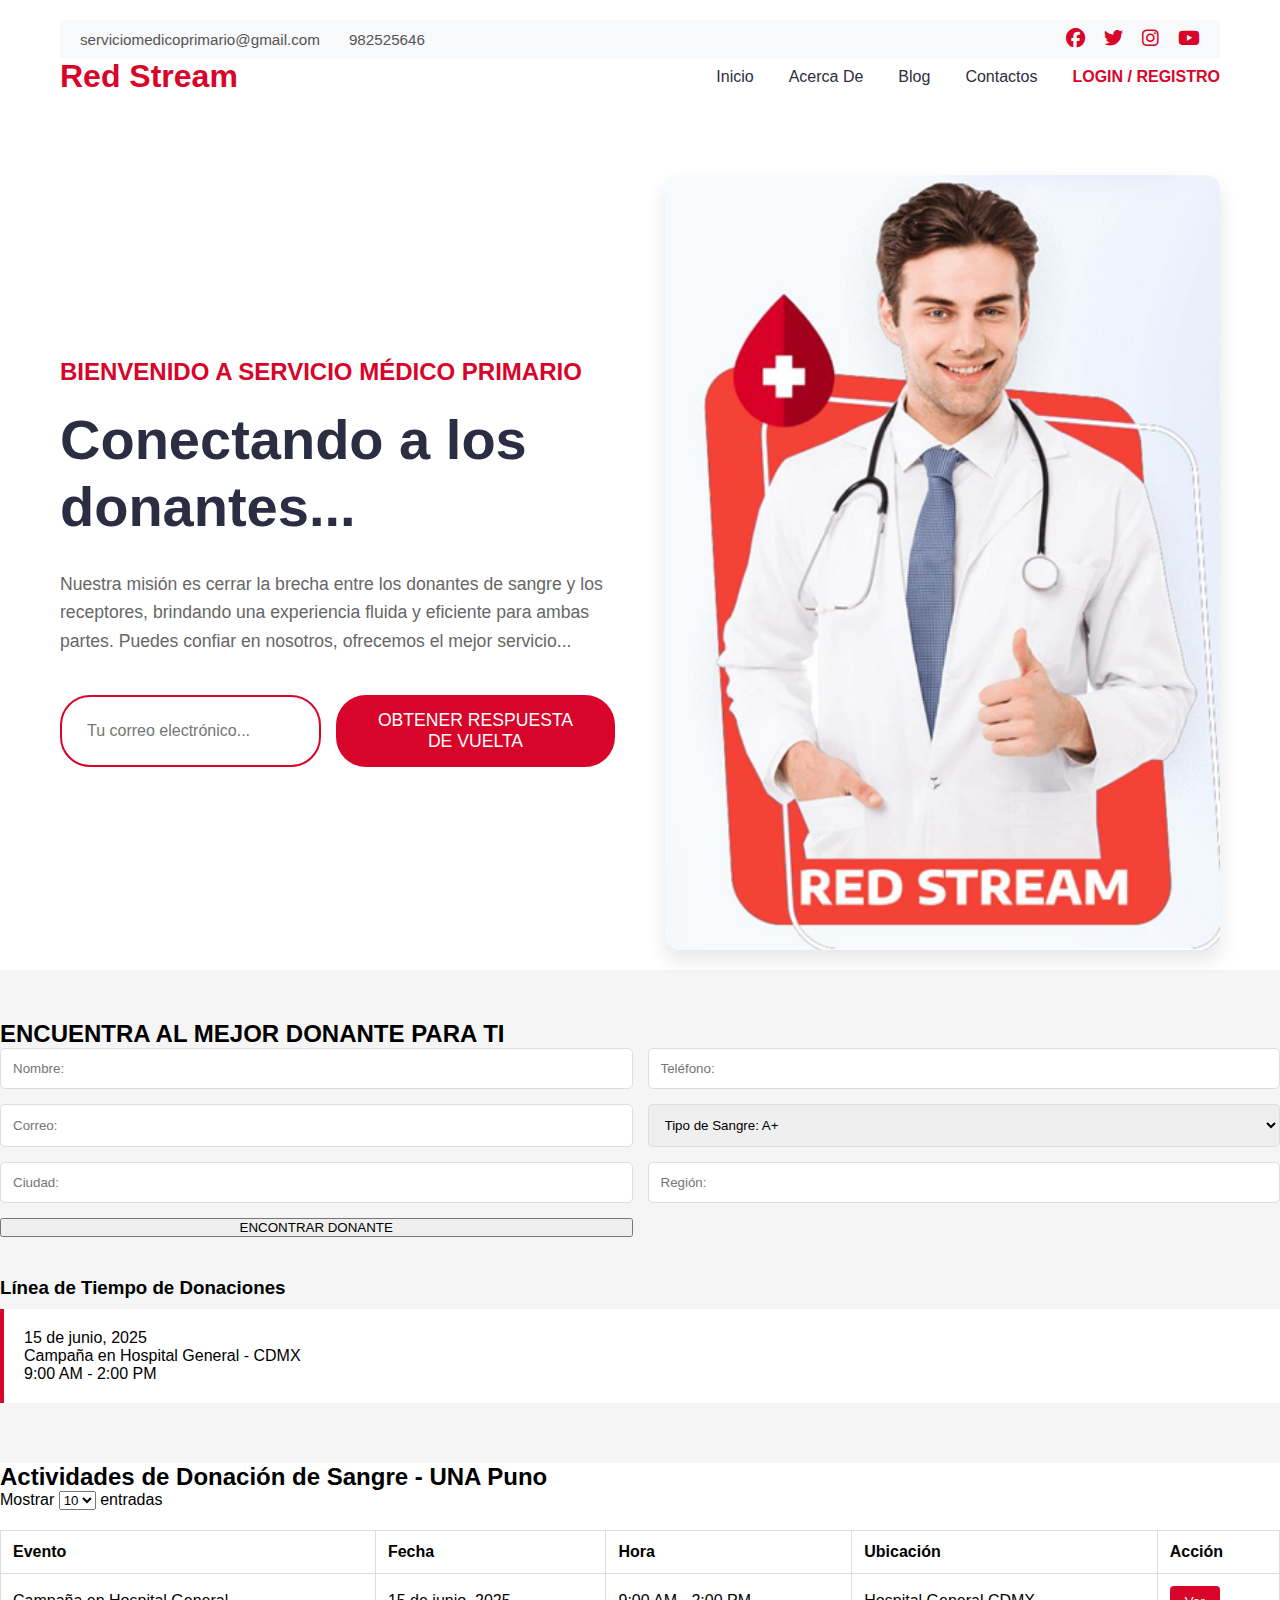
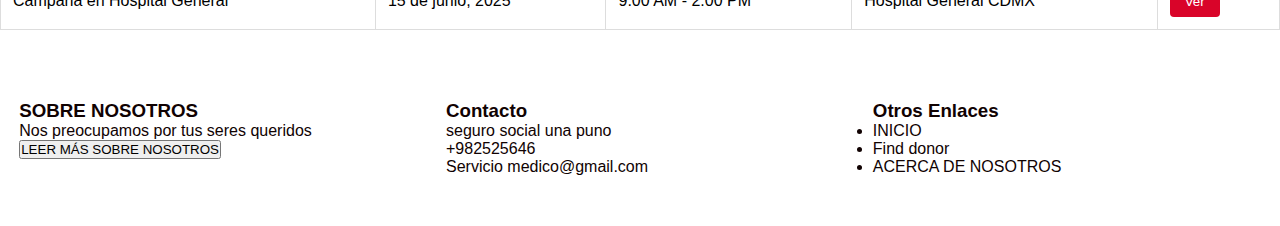
<file: examen/index.html>
<!DOCTYPE html>
<html lang="es">
<head>
    <meta charset="UTF-8">
    <meta name="viewport" content="width=device-width, initial-scale=1.0">
    <title>Red Stream - Servicio Médico</title>
    <link rel="stylesheet" href="styles/style.css">
    <link rel="stylesheet" href="https://cdnjs.cloudflare.com/ajax/libs/font-awesome/6.5.0/css/all.min.css"> 
</head>
<body>    
    <header class="contenedor-header">
        <!-- Barra superior -->
        <div class="barra-superior">
            <div class="contacto">
                <span>serviciomedicoprimario@gmail.com</span>
                <span>982525646</span>
            </div>
            <div class="redes-sociales">
                <a href="#"><i class="fab fa-facebook"></i></a>
                <a href="#"><i class="fab fa-twitter"></i></a>
                <a href="#"><i class="fab fa-instagram"></i></a>
                <a href="#"><i class="fab fa-youtube"></i></a>
            </div>
        </div>

        <!-- Menú principal -->
        <nav class="menu-principal">
            <div class="logo">Red Stream</div>
            <div class="enlaces">
                <a href="#">Inicio</a>
                <a href="#">Acerca De</a>
                <a href="#">Blog</a>
                <a href="#">Contactos</a>
                <a href="#" class="destacado">LOGIN / REGISTRO</a>
            </div>
        </nav>

        <!-- Hero -->
        <div class="hero">
            <div class="texto-hero">
                <h2>BIENVENIDO A SERVICIO MÉDICO PRIMARIO</h2>
                <h1>Conectando a los donantes...</h1>
                <p>Nuestra misión es cerrar la brecha entre los donantes de sangre y los receptores,
                brindando una experiencia fluida y eficiente para ambas partes.
                Puedes confiar en nosotros, ofrecemos el mejor servicio...</p>
                
                <div class="busqueda-email">
                    <input type="email" placeholder="Tu correo electrónico...">
                    <button>OBTENER RESPUESTA DE VUELTA</button>
                </div>
            </div>
            <img src="img/doctor.PNG" alt="Imagen de un doctor sonriendo" class="imagen-doctor">
        </div>
    </header>

    <!-- Página 2 - Encontrar Donante -->
    <section class="seccion-donante">
        <div class="contenedor">
            <h2>ENCUENTRA AL MEJOR DONANTE PARA TI</h2>
            <div class="formulario-donante">
                <form action="#" method="post">
                    <input type="text" placeholder="Nombre:" name="nombre">
                    <input type="tel" placeholder="Teléfono:" name="telefono">
                    <input type="email" placeholder="Correo:" name="correo">
                    <select name="tipo-sangre">
                        <option>Tipo de Sangre: A+</option>
                        <option>O+</option>
                        <option>B+</option>
                        <option>AB+</option>
                        <option>A-</option>
                        <option>O-</option>
                        <option>B-</option>
                        <option>AB-</option>
                    </select>
                    <input type="text" placeholder="Ciudad:" name="ciudad">
                    <input type="text" placeholder="Región:" name="region">
                    <button type="submit">ENCONTRAR DONANTE</button>
                </form>
            </div>

            <div class="linea-tiempo">
                <h3>Línea de Tiempo de Donaciones</h3>
                <div class="evento">
                    <p>15 de junio, 2025<br>Campaña en Hospital General - CDMX<br>9:00 AM - 2:00 PM</p>
                </div>
            </div>
        </div>
    </section>

    <!-- Página 3 - Actividades -->
    <section class="tabla-actividades">
        <div class="contenedor">
            <h2>Actividades de Donación de Sangre - UNA Puno</h2>
            <div class="filtros">
                <span>Mostrar</span>
                <select>
                    <option>10</option>
                </select>
                <span>entradas</span>
            </div>

            <table>
                <thead>
                    <tr>
                        <th>Evento</th>
                        <th>Fecha</th>
                        <th>Hora</th>
                        <th>Ubicación</th>
                        <th>Acción</th>
                    </tr>
                </thead>
                <tbody>
                    <tr>
                        <td>Campaña en Hospital General</td>
                        <td>15 de junio, 2025</td>
                        <td>9:00 AM - 2:00 PM</td>
                        <td>Hospital General CDMX</td>
                        <td><button onclick="alert('Próximamente más información')">Ver</button></td>
                    </tr>
                </tbody>
            </table>
        </div>
    </section>
    <!-- Página 4 - Sobre Nosotros -->
    <footer class="pie-pagina">
        <div class="contenedor">
            <div class="columna">
                <h3>SOBRE NOSOTROS</h3>
                <p>Nos preocupamos por tus seres queridos</p>
                <button>LEER MÁS SOBRE NOSOTROS</button>
            </div>

            <div class="columna">
                <h3>Contacto</h3>
                <p>seguro social una puno<br>
                +982525646<br>
                Servicio medico@gmail.com</p>
            </div>

            <div class="columna">
                <h3>Otros Enlaces</h3>
                <ul>
                    <li>INICIO</li>
                    <li>Find donor</li>
                    <li>ACERCA DE NOSOTROS</li>
                    <!-- Más enlaces -->
                </ul>
            </div>
        </div>
    </footer>
</body>
</html>
</file>
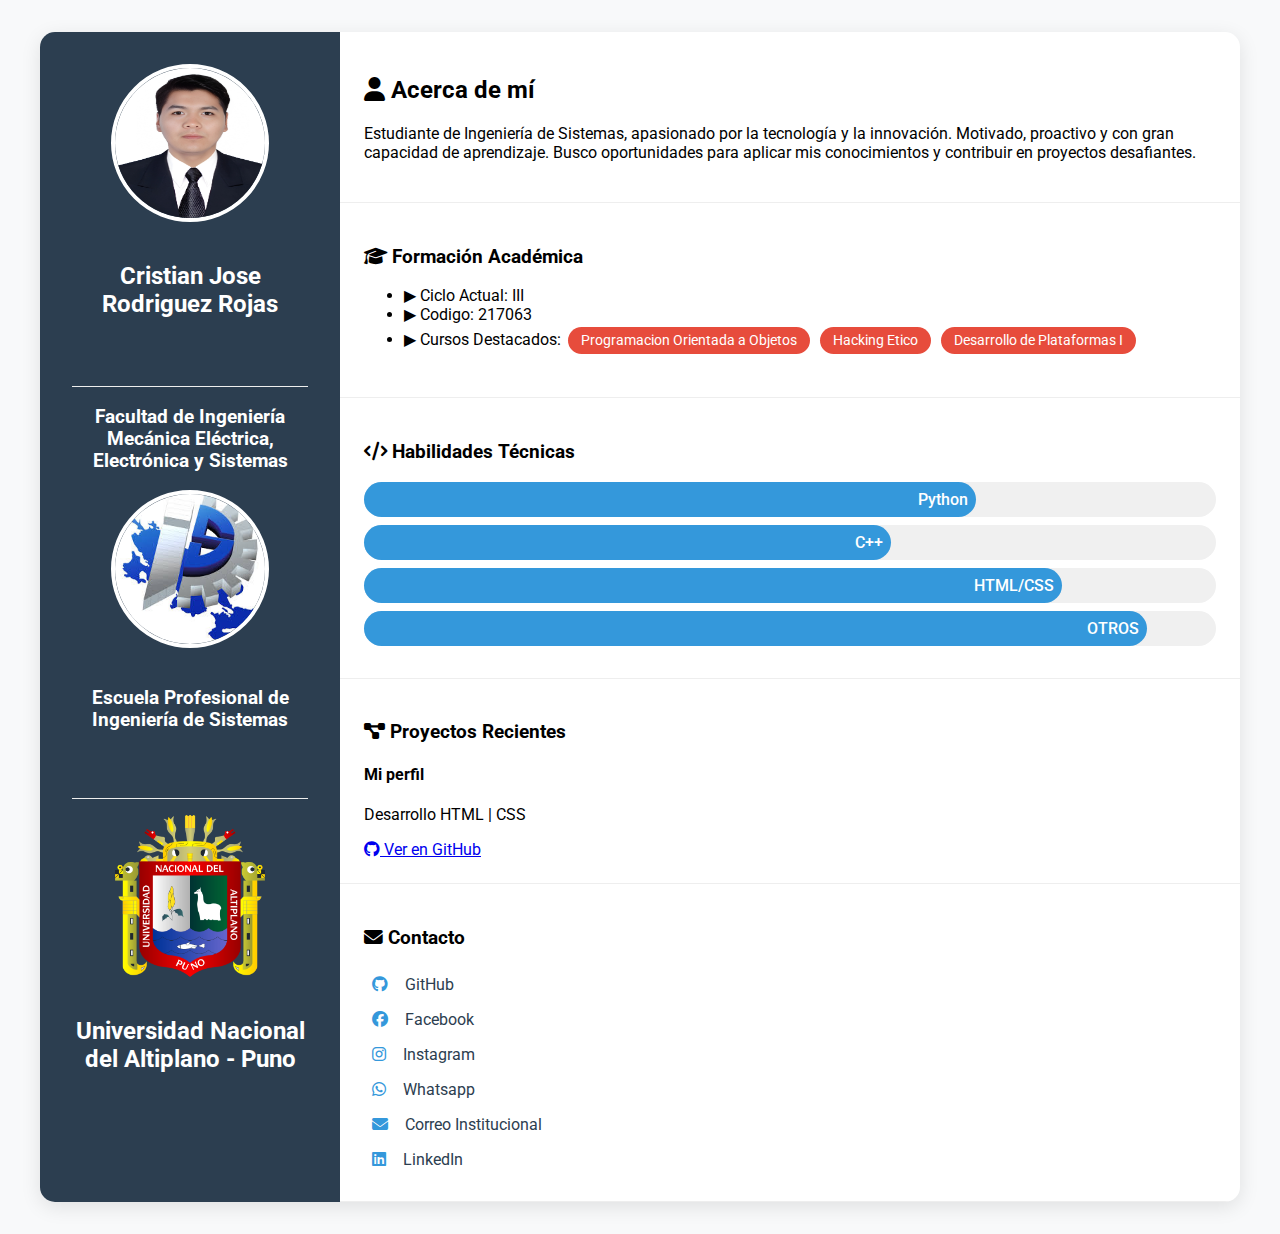
<file: miperfil/index.html>
<!DOCTYPE html>
<html lang="es">
<head>
    <meta charset="UTF-8">
    <meta name="viewport" content="width=device-width, initial-scale=1.0">
    <title>Cristian Rojas - Estudiante de Ingeniería de Sistemas | UNA Puno</title>
    <link rel="stylesheet" href="https://cdnjs.cloudflare.com/ajax/libs/font-awesome/6.4.0/css/all.min.css">
    <link href="https://fonts.googleapis.com/css2?family=Roboto:wght@300;500;700&display=swap" rel="stylesheet">
    <link rel="stylesheet" href="styles/styles.css">
</head>
<body>
    <main class="container">
        <!-- Sección Perfil -->
        <section class="profile-card">
            <div class="profile-header">
                <img src="imagenes/foto.png" alt="Foto de perfil" class="profile-img">
                <h2> Cristian Jose Rodriguez Rojas </h2>
                <section class="info-section"></section>
                <h3> Facultad de Ingeniería Mecánica Eléctrica, Electrónica y Sistemas </h3>
                <img src="imagenes/images.jpg" alt="Logo UNA Puno" class="profile-img">
                <h3> Escuela Profesional de Ingeniería de Sistemas </h3>
                <section class="info-section"></section>
                <div class="university">
                    <img src="imagenes/Logo_UNAP.png" alt="Logo UNA Puno" class="university-logo">
                    <h2>Universidad Nacional del Altiplano - Puno</h2>
                </div>
                <!--<section class="info-section"></section>
                <div class="python">
                    <img src="imagenes/Edward+Snowden+Top+Secret++confeso+que+nos+espiean.jpg" alt="python" class="fotito-img">
                    <h1>|EDWARD SNOWDEN|</h1>
                </div>-->
            </div>
            <div class="profile-content">
                <!-- Sección Acerca de mí -->
                <section class="info-section about-section">
                    <h2 class="section-title"><i class="fas fa-user"></i> Acerca de mí</h2>
                    <p class="about-text">
                        Estudiante de Ingeniería de Sistemas, apasionado por la tecnología y la innovación. 
                        Motivado, proactivo y con gran capacidad de aprendizaje. Busco oportunidades para 
                        aplicar mis conocimientos y contribuir en proyectos desafiantes.
                    </p>
                </section>
                <!-- Sección Educación -->
                <section class="info-section">
                    <h3><i class="fas fa-graduation-cap"></i> Formación Académica</h3>
                    <ul>           
                        <!--<li>▶ Contacto: 982525646</li>-->
                        <li>▶ Ciclo Actual: III</li>
                        <li>▶ Codigo: 217063</li>
                        <li>▶ Cursos Destacados: 
                            <span class="tag">Programacion Orientada a Objetos</span>
                            <span class="tag">Hacking Etico</span>
                            <span class="tag">Desarrollo de Plataformas I</span>
                        </li>
                    </ul>
                </section>

                <!-- Sección Habilidades -->
                <section class="info-section">
                    <h3><i class="fas fa-code"></i> Habilidades Técnicas</h3>
                    <div class="skills-container">
                        <div class="skill-item">
                            <div class="skill-progress" style="width: 70%">Python</div>
                        </div>
                        <div class="skill-item">
                            <div class="skill-progress" style="width: 60%">C++</div>
                        </div>
                        <div class="skill-item">
                            <div class="skill-progress" style="width: 80%">HTML/CSS</div>
                        </div>
                        <div class="skill-item">
                            <div class="skill-progress" style="width: 90%">OTROS</div>
                        </div>
                    </div>
                </section>

                <!-- Sección Proyectos -->
                <section class="info-section">
                    <h3><i class="fas fa-project-diagram"></i> Proyectos Recientes</h3>
                    <div class="project-card">
                        <h4>Mi perfil</h4>
                        <p>Desarrollo HTML | CSS</p>
                        <a href="https://github.com/Cristian748sa/Desarrollo-de-Plataformas"><i class="fab fa-github"></i> Ver en GitHub</a>
                    </div>
                </section>

                <!-- Sección Contacto -->
                <section class="info-section">
                    <h3><i class="fas fa-envelope"></i> Contacto</h3>
                    <div class="contact-info">
                        <a href="https://github.com/Cristian748sa"><i class="fab fa-github"></i> GitHub</a>
                        <a href="#"><i class="fab fa-facebook"></i> Facebook</a>
                        <a href="#"><i class="fab fa-instagram"></i> Instagram</a>
                        <a href="#"><i class="fab fa-whatsapp"></i> Whatsapp</a>
                        <a href="e"><i class="fas fa-envelope"></i> Correo Institucional</a>
                        <a href="#"><i class="fab fa-linkedin"></i> LinkedIn</a>
                    </div>
                </section>
            </div>
        </section>
    </main>
</body>
</html>
</file>
<file: examen/styles/style.css>
/* estilos.css */
:root {
    --color-primario: #D90429;
    --color-secundario: #ffffff;
    --color-texto: #2B2D42;
}

* {
    margin: 0;
    padding: 0;
    box-sizing: border-box;
    font-family: 'Arial', sans-serif;
}
.barra-superior {
    background-color: #f8f9fa;
    padding: 8px 20px;
    display: flex;
    justify-content: space-between;
    align-items: center;
    font-size: 0.9rem;
}

.contacto span {
    margin-right: 25px;
    color: #555;
    font-size: 0.95rem;
}

.redes-sociales a {
    color: #D90429;
    margin-left: 15px;
    font-size: 1.2rem;
    transition: opacity 0.3s;
}

.redes-sociales a:hover {
    opacity: 0.7;
}
.contenedor-header {
    max-width: 1200px;
    margin: 0 auto;
    padding: 20px;
}

.menu-principal {
    display: flex;
    justify-content: space-between;
    align-items: center;
    margin-bottom: 80px;
}

.logo {
    font-size: 2rem;
    font-weight: bold;
    color: var(--color-primario);
}

.enlaces {
    display: flex;
    gap: 35px;
}

.enlaces a {
    text-decoration: none;
    color: var(--color-texto);
    font-weight: 500;
    transition: color 0.3s ease;
}

.enlaces a:hover {
    color: var(--color-primario);
}

.destacado {
    color: var(--color-primario) !important;
    font-weight: bold !important;
}

.hero {
    display: flex;
    justify-content: space-between;
    align-items: center;
    gap: 50px;
}

.texto-hero {
    flex: 1;
}

.texto-hero h2 {
    color: var(--color-primario);
    font-size: 1.5rem;
    margin-bottom: 20px;
    text-transform: uppercase;
}

.texto-hero h1 {
    font-size: 3.5rem;
    color: var(--color-texto);
    margin-bottom: 30px;
    line-height: 1.2;
}

.texto-hero p {
    font-size: 1.1rem;
    color: #666;
    line-height: 1.6;
    margin-bottom: 40px;
}

.busqueda-email {
    display: flex;
    gap: 15px;
    max-width: 600px;
}

.busqueda-email input {
    flex: 1;
    padding: 15px 25px;
    border: 2px solid var(--color-primario);
    border-radius: 30px;
    font-size: 1rem;
}

.busqueda-email button {
    background: var(--color-primario);
    color: var(--color-secundario);
    padding: 15px 35px;
    border: none;
    border-radius: 30px;
    font-size: 1.1rem;
    cursor: pointer;
    transition: transform 0.3s ease;
}

.busqueda-email button:hover {
    transform: scale(1.05);
}

.imagen-doctor {
    flex: 1;
    max-width: 600px;
    height: auto;
    border-radius: 15px;
    box-shadow: 0 10px 20px rgba(0,0,0,0.1);
}
.seccion-donante {
    background: #f5f5f5;
    padding: 50px 0;
}


.formulario-donante form {
    display: grid;
    grid-template-columns: repeat(2, 1fr);
    gap: 15px;
    margin-bottom: 40px;
}

.formulario-donante input, 
.formulario-donante select {
    padding: 12px;
    border: 1px solid #ddd;
    border-radius: 5px;
}

.linea-tiempo .evento {
    background: white;
    padding: 20px;
    margin: 10px 0;
    border-left: 4px solid var(--color-primario);
}

.tabla-actividades table {
    width: 100%;
    border-collapse: collapse;
    margin: 20px 0;
}

.tabla-actividades th,
.tabla-actividades td {
    padding: 12px;
    border: 1px solid #ddd;
    text-align: left;
}

.tabla-actividades button {
    background: var(--color-primario);
    color: white;
    border: none;
    padding: 8px 15px;
    border-radius: 4px;
}

.pie-pagina {
    background: var(--color-secundario);
    color: rgb(16, 2, 2);
    padding: 50px 0;
}

.pie-pagina .columna {
    display: inline-block;
    width: 30%;
    vertical-align: top;
    margin: 0 1.5%;
}

@media (max-width: 768px) {
    .hero {
        flex-direction: column;
        text-align: center;
    }
    
    .menu-principal {
        flex-direction: column;
        gap: 20px;
    }
    
    .texto-hero h1 {
        font-size: 2.5rem;
    }
    
    .busqueda-email {
        flex-direction: column;
    }
    
    .imagen-doctor {
        max-width: 100%;
    }
    .formulario-donante form {
        grid-template-columns: 1fr;
    }
    
    .pie-pagina .columna {
        width: 100%;
        margin: 20px 0;
    }
}
</file>
<file: miperfil/styles/styles.css>
:root {
    --primary-color: #2c3e50;
    --secondary-color: #3498db;
    --accent-color: #e74c3c;
    --text-color: #2c3e50;
}

body {
    font-family: 'Roboto', sans-serif;
    background: #f8f9fa;
    margin: 0;
    padding: 2rem;
}

.container {
    max-width: 1200px;
    margin: 0 auto;
}

.profile-card {
    background: white;
    border-radius: 15px;
    box-shadow: 0 5px 20px rgba(0,0,0,0.1);
    overflow: hidden;
    display: grid;
    grid-template-columns: 300px 1fr;
}

.profile-header {
    background: var(--primary-color);
    padding: 2rem;
    color: white;
    text-align: center;
}

.profile-img {
    width: 150px;
    height: 150px;
    border-radius: 50%;
    border: 4px solid white;
    margin: 0 auto 1rem;
}

.university-logo {
    width: 150px;
    margin: 1rem 0;
}

.fotito-img{
    width: 200px;
    height: 150px;

}

.info-section {
    padding: 1.5rem;
    border-bottom: 1px solid #eee;
}

.skill-item {
    background: #f0f0f0;
    border-radius: 20px;
    margin: 0.5rem 0;
}

.skill-progress {
    background: var(--secondary-color);
    color: white;
    padding: 0.5rem;
    border-radius: 20px;
    text-align: right;
    font-weight: 500;
}

.tag {
    display: inline-block;
    background: var(--accent-color);
    color: white;
    padding: 0.3rem 0.8rem;
    border-radius: 20px;
    margin: 0.2rem;
    font-size: 0.9rem;
}

.contact-info a {
    display: block;
    padding: 0.5rem;
    color: var(--text-color);
    text-decoration: none;
}

.contact-info i {
    margin-right: 0.8rem;
    color: var(--secondary-color);
}

@media (max-width: 768px) {
    .profile-card {
        grid-template-columns: 1fr;
    }
    
    .profile-header {
        padding: 1.5rem;
    }
}
</file>
